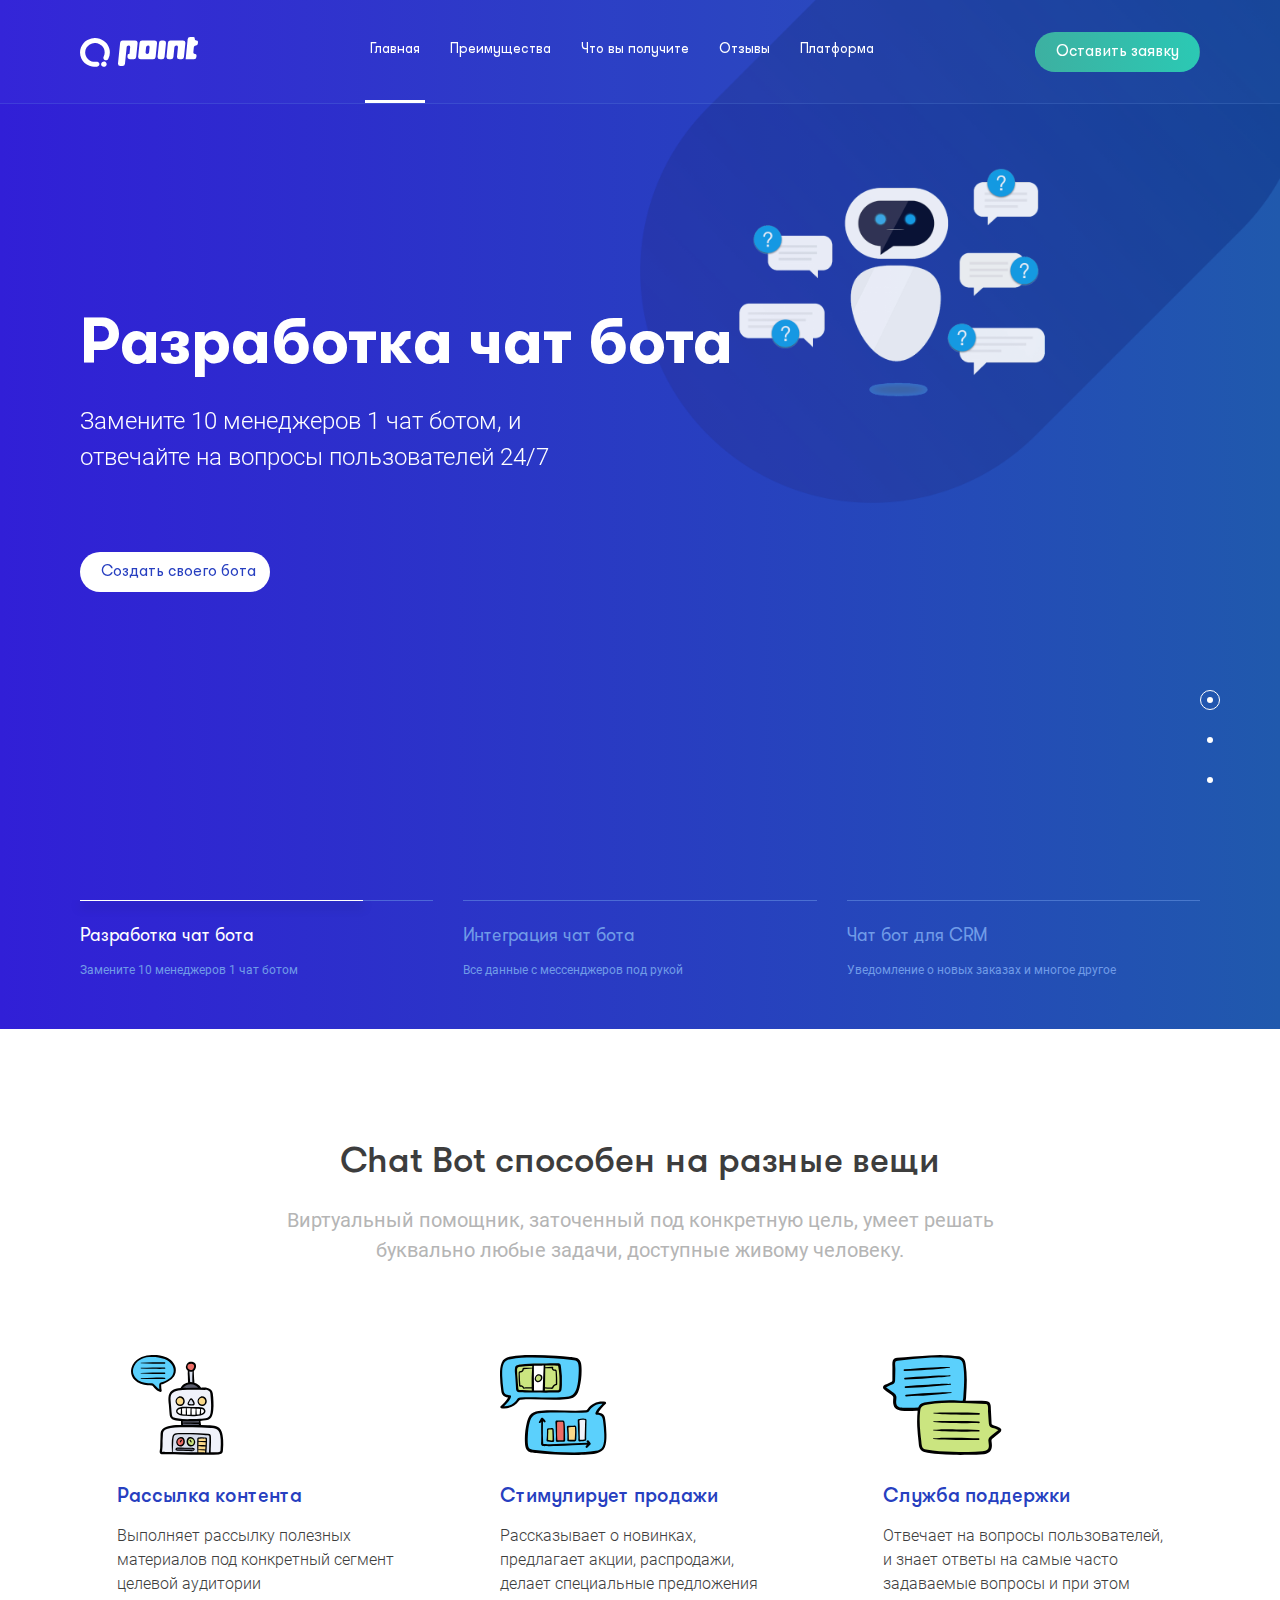
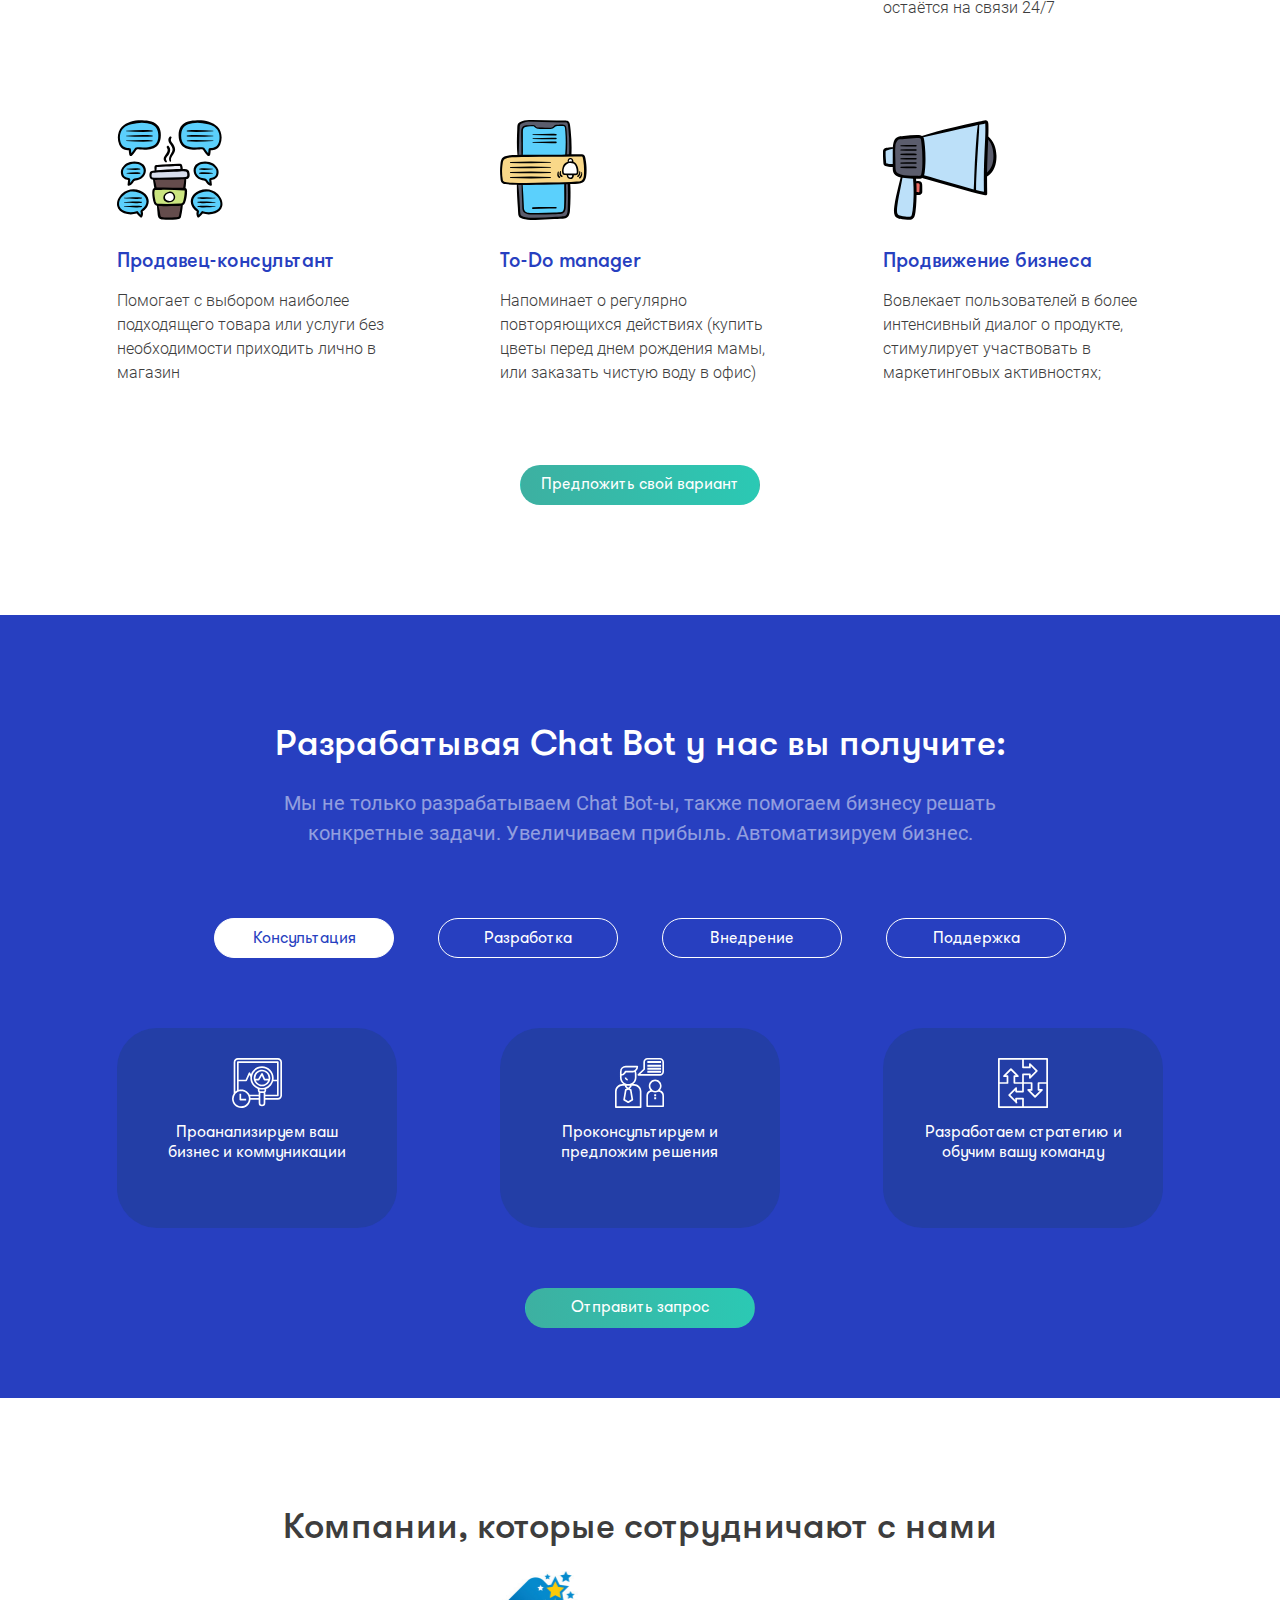
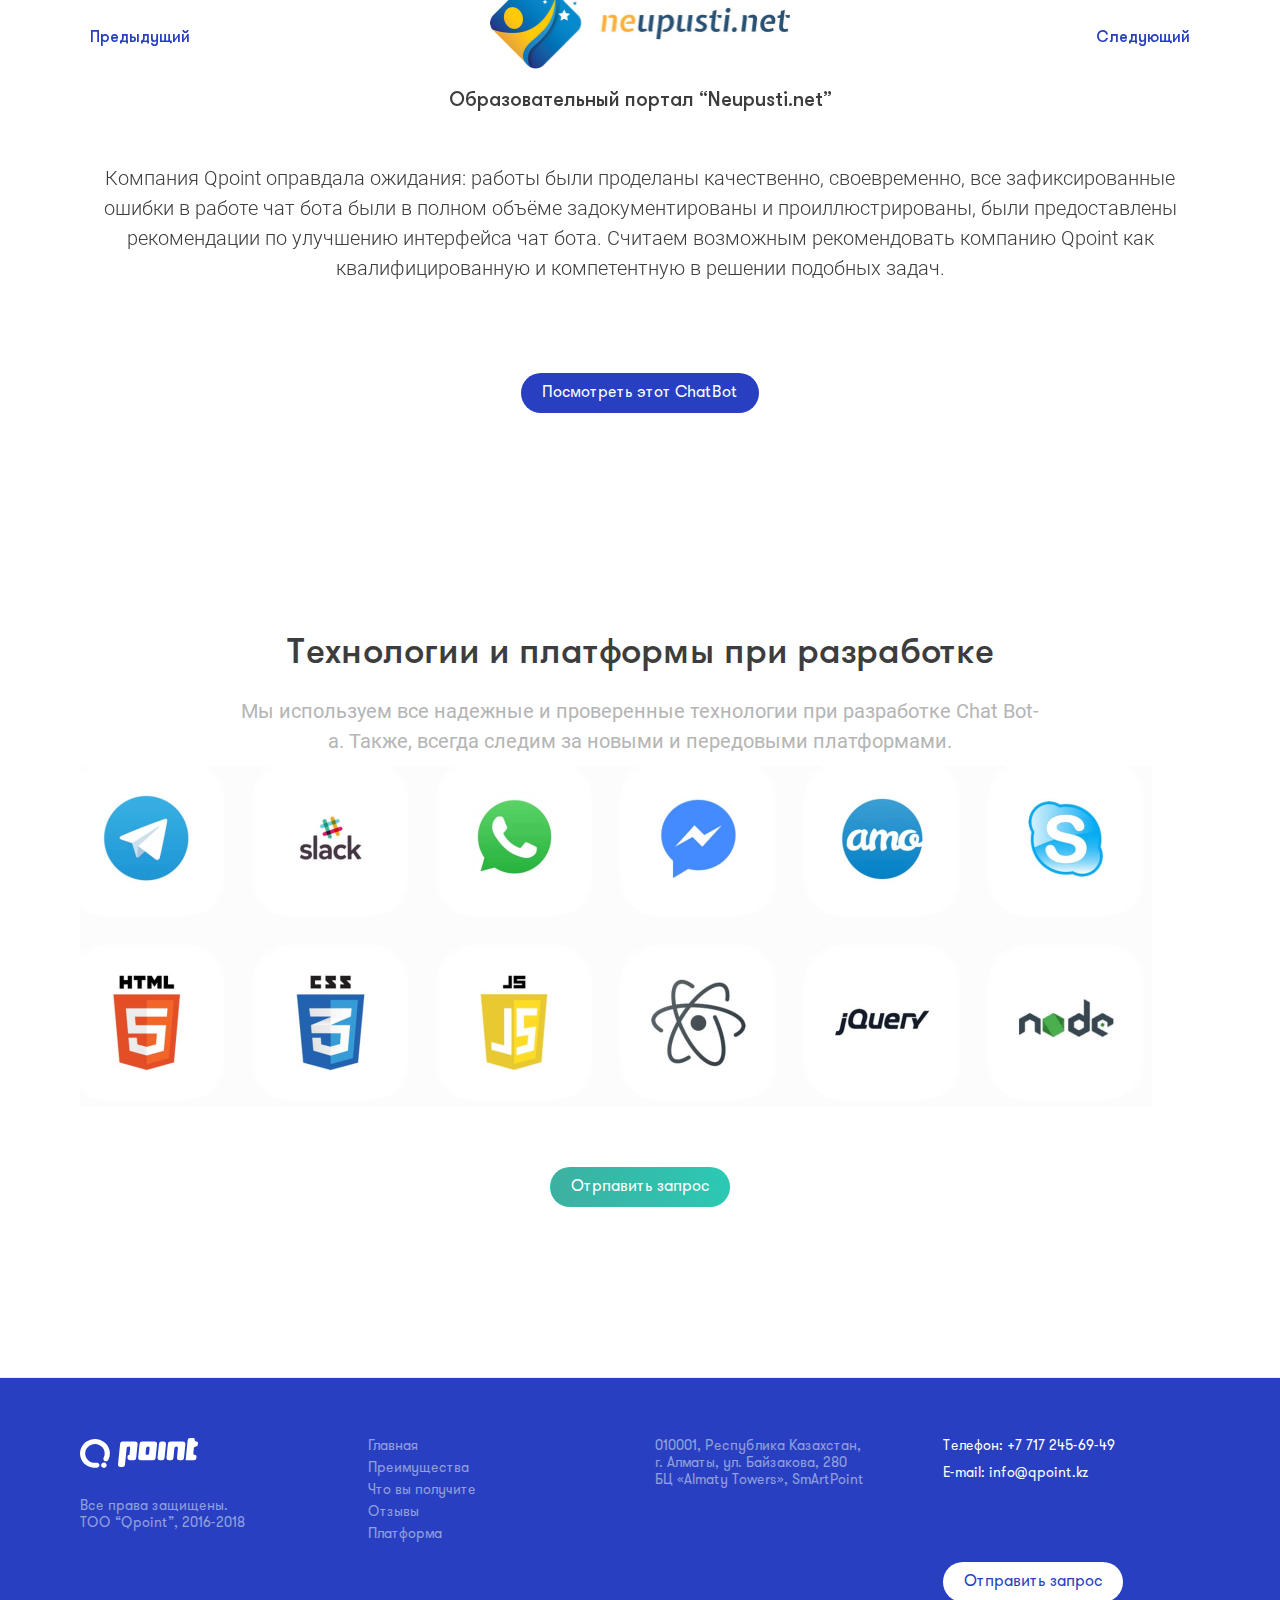
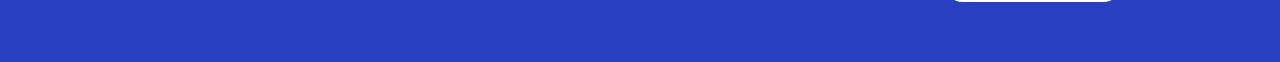
<file: Qpoint/index.html>
<!DOCTYPE html>
<html lang="en">
  <head>
    <meta charset="utf-8">
    <meta name="viewport" content="width=device-width, initial-scale=1, shrink-to-fit=no">
    <meta http-equiv="x-ua-compatible" content="ie=edge">
    <meta name="description" content="QPoint – Чат бот, который способен рассылать контент, вести службу поддержки, стимулировать продажи, продвигать бизнес и это еще не все...">
    <meta name="keywords" content="QPoint, Чат, Бот, Чат боты, CRM">
    <meta name="author" content="Aidos Kurmashev, Yerbol Syzdyk">
    <title>QPoint - Разработка, интеграция Чат ботов</title>
    <link rel="shortcut icon" href="favicon.ico">

    <!-- build:css -->
    <link rel="stylesheet" href="assets/css/main.css">
    <!-- endbuild -->

  </head>

  <body>
    <input type="hidden" value="index" id="sitepage">
    <nav class="navbar navbar-expand-md fixed-top">
      <div class="container">
       <a class="navbar-brand" href=".">
           <img src="./assets/img/logo.svg" alt="">
       </a>
       <button class="navbar-toggler" type="button" data-toggle="collapse" data-target="#mainNavbar" aria-controls="navbarsExampleDefault" aria-expanded="false" aria-label="Toggle navigation">
           <span class="d-none d-md-inline-block mr-3"> Меню </span>
         <span class="navbar-toggler-icon">
             <span class="navbar-toggler-icon-line"></span>
         </span>
       </button>

       <div class="collapse navbar-collapse" id="mainNavbar">
         <ul class="navbar-nav main-nav mx-auto justify-content-around">
             <li class="nav-item">
                 <a class="nav-link" href="#main">Главная</a>
             </li>
             <li class="nav-item">
                 <a class="nav-link" href="#advantages">Преимущества</a>
             </li>
             <li class="nav-item">
                 <a class="nav-link" href="#products">Что вы получите</a>
             </li>
             <li class="nav-item">
                 <a class="nav-link" href="#reviews">Отзывы</a>
             </li>
             <li class="nav-item">
                 <a class="nav-link" href="#platform">Платформа</a>
             </li>
         </ul>
       </div>

          <button class="btn btn-primary" data-toggle="modal" data-target="#callbackModal">
              Оставить заявку
          </button>
      </div>
    </nav>
    <section id="main" class="first-section gradient-bg">
        <div class="first-section-slides">
            <section class="subsection d-flex align-items-center" style="background-image: url(assets/img/bg1.png)">
                <div class="container">
                    <h1 class="main-title">Разработка чат бота</h1>
                    <div class="main-info">
                        <p style="max-width: 530px">
                            Замените 10 менеджеров 1 чат ботом, и отвечайте на вопросы пользователей 24/7
                        </p>
                    </div>
                    <div class="d-flex align-items-center flex-wrap">
                        <button class="btn mb-5 mb-md-0 mx-auto ml-md-0 mr-md-5" data-toggle="modal" data-target="#callbackModal" style="width: 190px">
                            <span class="">Создать своего бота</span>
                        </button>
                    </div>
                </div>
            </section>
            <section class="subsection d-flex align-items-center" style="background-image: url(assets/img/bg2.png)">
                <div class="container">
                    <h1 class="main-title">Интеграция чат бота</h1>
                    <div class="main-info">
                        <p style="max-width: 530px">
                            Интегрируйте все данные с мессенджеров под рукой для удобного использования
                        </p>
                    </div>
                    <div class="d-flex align-items-center flex-wrap">
                        <button class="btn mb-5 mb-md-0 mx-auto ml-md-0 mr-md-5" data-toggle="modal" data-target="#callbackModal" style="width: 190px">
                            <span class="">Интегрировать все</span>
                        </button>
                    </div>
                </div>
            </section>
            <section class="subsection d-flex align-items-center" style="background-image: url(assets/img/bg3.png)">
            <div class="container">
                <h1 class="main-title">Чат бот для CRM</h1>
                <div class="main-info">
                    <p style="max-width: 450px">
                        Используйте чат бот для уведомления о новых заказах и поступивших заявках
                    </p>
                </div>
                <div class="d-flex align-items-center flex-wrap">
                    <button class="btn mb-5 mb-md-0 mx-auto ml-md-0 mr-md-5" data-toggle="modal" data-target="#callbackModal" style="width: 190px">
                        <span class="">Вести учет в CRM</span>
                    </button>
                </div>
            </div>
        </section>
        </div>
        <div class="container d-none d-md-block slider-nav">
            <div class="row first-section-slider-nav">
                <div class="col-md-4">
                    <div class="slider-nav-item">
                        <div class="text-block">
                            <p class="bigger">
                                Разработка чат бота
                            </p>
                            <p class="smaller">
                                Замените 10 менеджеров 1 чат ботом
                            </p>
                        </div>
                    </div>
                </div>
                <div class="col-md-4">
                    <div class="slider-nav-item">
                        <div class="text-block">
                            <p class="bigger">
                                Интеграция чат бота
                            </p>
                            <p class="smaller">
                                Все данные с мессенджеров под рукой
                            </p>
                        </div>
                    </div>
                </div>
                <div class="col-md-4">
                    <div class="slider-nav-item">
                        <div class="text-block">
                            <p class="bigger">
                                Чат бот для CRM
                            </p>
                            <p class="smaller">
                                Уведомление о новых заказах и многое другое
                            </p>
                        </div>
                    </div>
                </div>
            </div>
        </div>
    </section>
    <section data-waypoint="main" class="pt-1"></section>
    <section id="advantages" class="section-advantages">
        <div class="container color-black-default">
            <h2 class="section-heading text-center">
                Chat Bot способен на разные вещи
            </h2>
            <p class="section-subheading text-center mx-auto" style="max-width: 810px">
                Виртуальный помощник, заточенный под конкретную цель, умеет решать буквально любые задачи, доступные живому человеку.
            </p>
            <div class="row py-5 text-center text-md-left">
                <div class="col-md-4 col-sm-6 my-5">
                    <div class="advantage-item">
                        <div class="mb-5">
                            <img src="./assets/img/1.svg" alt="" height="100px">
                        </div>
                        <h4 class="color-main mb-4">Рассылка контента</h4>
                        <p class="advantage-description">
                            Выполняет рассылку полезных материалов под конкретный сегмент целевой аудитории
                        </p>
                    </div>
                </div>
                <div class="col-md-4 col-sm-6 my-5">
                    <div class="advantage-item">
                        <div class="mb-5">
                            <img src="./assets/img/2.svg" alt="" height="100px">
                        </div>
                        <h4 class="color-main mb-4">Стимулирует продажи</h4>
                        <p class="advantage-description">
                            Рассказывает о новинках, предлагает акции, распродажи, делает специальные предложения
                        </p>
                    </div>
                </div>
                <div class="col-md-4 col-sm-6 my-5">
                    <div class="advantage-item">
                        <div class="mb-5">
                            <img src="./assets/img/3.svg" alt="" height="100px">
                        </div>
                        <h4 class="color-main mb-4">Служба поддержки</h4>
                        <p class="advantage-description">
                            Отвечает на вопросы пользователей, и знает ответы на самые часто задаваемые вопросы и при этом остаётся на связи 24/7
                        </p>
                    </div>
                </div>
                <div class="col-md-4 col-sm-6 my-5">
                    <div class="advantage-item">
                        <div class="mb-5">
                            <img src="./assets/img/4.svg" alt="" height="100px">
                        </div>
                        <h4 class="color-main mb-4">Продавец-консультант</h4>
                        <p class="advantage-description">
                            Помогает с выбором наиболее подходящего товара или услуги без необходимости приходить лично в магазин
                        </p>
                    </div>
                </div>
                <div class="col-md-4 col-sm-6 my-5">
                    <div class="advantage-item">
                        <div class="mb-5">
                            <img src="./assets/img/5.svg" alt="" height="100px">
                        </div>
                        <h4 class="color-main mb-4">To-Do manager</h4>
                        <p class="advantage-description">
                            Напоминает о регулярно повторяющихся действиях (купить цветы перед днем рождения мамы, или заказать чистую воду в офис)
                        </p>
                    </div>
                </div>
                <div class="col-md-4 col-sm-6 my-5">
                    <div class="advantage-item">
                        <div class="mb-5">
                            <img src="./assets/img/6.svg" alt="" height="100px">
                        </div>
                        <h4 class="color-main mb-4">Продвижение бизнеса</h4>
                        <p class="advantage-description">
                            Вовлекает пользователей в более интенсивный диалог о продукте, стимулирует участвовать в маркетинговых активностях;
                        </p>
                    </div>
                </div>
            </div>
            <div class="text-center">
                <button class="btn-primary btn" data-toggle="modal" data-target="#callbackModal">
                    Предложить свой вариант
                </button>
            </div>
        </div>
    </section>
    <section id="products" class="section-products bg-main">
        <div class="container color-black-default">
            <h2 class="section-heading inversive text-center mx-auto">
                Разрабатывая Chat Bot у нас вы получите:
            </h2>
            <p class="section-subheading inversive text-center mx-auto" style="width: 810px; margin-bottom: 50px">
                Мы не только разрабатываем Chat Bot-ы, также помогаем бизнесу решать конкретные задачи. Увеличиваем прибыль. Автоматизируем бизнес.
            </p>
            <div class="pill-tabs-container" style="margin-bottom: 20px">
                <ul class="pill-tabs" data-target="#product-tabs">
                    <li class="pill active">
                        Консультация
                    </li>
                    <li class="pill">
                        Разработка
                    </li>
                    <li class="pill">
                        Внедрение
                    </li>
                    <li class="pill">
                        Поддержка
                    </li>
                </ul>
            </div>
            <div class="tab-bodies" id="product-tabs">
                <div class="row text-center">
                    <div class="col-md-4 product-item">
                        <div class="product-item-content">
                            <div class="mb-4">
                                <img src="./assets/img/1-1.svg" alt="" height="50px">
                            </div>
                            <p>Проанализируем ваш бизнес и коммуникации</p>
                        </div>
                    </div>
                    <div class="col-md-4 product-item">
                        <div class="product-item-content">
                            <div class="mb-4">
                                <img src="./assets/img/1-2.svg" alt="" height="50px">
                            </div>
                            <p>Проконсультируем и предложим решения</p>
                        </div>
                    </div>
                    <div class="col-md-4 product-item">
                        <div class="product-item-content">
                            <div class="mb-4">
                                <img src="./assets/img/1-3.svg" alt="" height="50px">
                            </div>
                            <p>Разработаем стратегию и обучим вашу команду</p>
                        </div>
                    </div>
                </div>
                <div class="row text-center d-none">
                    <div class="col-md-4 product-item">
                        <div class="product-item-content">
                            <div class="mb-4">
                                <img src="./assets/img/2-1.svg" alt="" height="50px">
                            </div>
                            <p>Создадим чатботов с нуля для вашего бизнеса</p>
                        </div>
                    </div>
                    <div class="col-md-4 product-item">
                        <div class="product-item-content">
                            <div class="mb-4">
                                <img src="./assets/img/2-2.svg" alt="" height="50px">
                            </div>
                            <p>Используем передовые решения наших разработчиков</p>
                        </div>
                    </div>
                    <div class="col-md-4 product-item">
                        <div class="product-item-content">
                            <div class="mb-4">
                                <img src="./assets/img/2-3.svg" alt="" height="50px">
                            </div>
                            <p>Поможем сэкономть ваш бюджет и время</p>
                        </div>
                    </div>
                </div>
                <div class="row text-center d-none">
                    <div class="col-md-4 product-item">
                        <div class="product-item-content">
                            <div class="mb-4">
                                <img src="./assets/img/3-1.svg" alt="" height="50px">
                            </div>
                            <p>Наладим работу готовых решений</p>
                        </div>
                    </div>
                    <div class="col-md-4 product-item">
                        <div class="product-item-content">
                            <div class="mb-4">
                                <img src="./assets/img/3-2.svg" alt="" height="50px">
                            </div>
                            <p>Интегрируем все с системами и инструментами</p>
                        </div>
                    </div>
                    <div class="col-md-4 product-item">
                        <div class="product-item-content">
                            <div class="mb-4">
                                <img src="./assets/img/3-3.svg" alt="" height="50px">
                            </div>
                            <p>Оптимизируем их работу</p>
                        </div>
                    </div>
                </div>
                <div class="row text-center d-none">
                <div class="col-md-4 product-item">
                    <div class="product-item-content">
                        <div class="mb-4">
                            <img src="./assets/img/4-1.svg" alt="" height="50px">
                        </div>
                        <p>Защитим от нежданных ”сюрпризов"</p>
                    </div>
                </div>
                <div class="col-md-4 product-item">
                    <div class="product-item-content">
                        <div class="mb-4">
                            <img src="./assets/img/4-2.svg" alt="" height="50px">
                        </div>
                        <p>Адаптируем системы к новым потребностям</p>
                    </div>
                </div>
                <div class="col-md-4 product-item">
                    <div class="product-item-content">
                        <div class="mb-4">
                            <img src="./assets/img/3-3.svg" alt="" height="50px">
                        </div>
                        <p>Будем развивать функциональность решения и после его внедрения</p>
                    </div>
                </div>
            </div>
            </div>
            <div class="text-center mt-5">
                <button class="btn btn-primary" style="width: 230px" data-toggle="modal" data-target="#callbackModal">
                    Отправить запрос
                </button>
            </div>
        </div>
    </section>
    <section id="reviews" class="section-partners">
        <div class="container color-black-default">
            <h2 class="section-heading text-center">
                Компании, которые сотрудничают с нами
            </h2>
            <div class="logo-list" style="margin-bottom: 80px">
                <div>
                    <div class="mx-auto partner-image">
                        <img src="./assets/img/neupusti@2x.jpg" width="100%" alt="">
                    </div>
                    <h4 class="text-center">Образовательный портал “Neupusti.net”</h4>
                    <p>
                        Компания Qpoint оправдала ожидания: работы были проделаны качественно, своевременно, все зафиксированные ошибки в работе чат бота были в полном объёме задокументированы и проиллюстрированы, были предоставлены рекомендации по улучшению интерфейса чат бота. Считаем возможным рекомендовать компанию Qpoint как квалифицированную и компетентную в решении подобных задач.
                    </p>
                </div>
                <div>
                    <div class="mx-auto partner-image">
                        <img src="./assets/img/neupusti@2x.jpg" width="100%" alt="">
                    </div>
                    <h4 class="text-center">Образовательный портал “Neupusti2.net”</h4>
                    <p>
                        Компания Qpoint оправдала ожидания: работы были проделаны качественно, своевременно, все зафиксированные ошибки в работе чат бота были в полном объёме задокументированы и проиллюстрированы, были предоставлены рекомендации по улучшению интерфейса чат бота. Считаем возможным рекомендовать компанию Qpoint как квалифицированную и компетентную в решении подобных задач.
                    </p>
                </div>
            </div>
            <div class="text-center">
                <button class="btn btn-secondary" data-toggle="modal" data-target="#callbackModal">
                    Посмотреть этот ChatBot
                </button>
            </div>
        </div>
    </section>
    <section id="platform" class="section-platform">
        <div class="container color-black-default">
            <h2 class="text-center section-heading">
                Технологии и платформы при разработке
            </h2>
            <p class="text-center section-subheading mx-auto" style="max-width: 810px">
                Мы используем все надежные и проверенные технологии при разработке Chat Bot-а. Также, всегда следим за новыми и передовыми платформами.
            </p>
            <div class="div" style="overflow: auto">
                <div class="d-none d-md-block">
                    <img src="./assets/img/logos.jpg" height="341px" alt="">
                </div>
                <div class="d-block d-md-none">
                    <img src="./assets/img/logos-sm.jpg" height="150px" alt="">
                </div>
            </div>
            <div class="text-center my-5 py-5">
                <button class="btn btn-primary" data-toggle="modal" data-target="#callbackModal">
                    Отрпавить запрос
                </button>
            </div>
        </div>
    </section>
    <footer class="footer pt-6 pb-5 bg-main">
        <div class="container">
            <div class="row">
                <div class="col-12 col-md-3 mb-5 text-md-left text-center">
                    <a href="#" class="d-block mb-md-5">
                        <img src="assets/img/logo.svg" height="30px">
                    </a>
                    <p class="mb-0">
                        Все права защищены.<br/>
                        ТОО “Qpoint”, 2016-2018
                    </p>
                </div>
                <div class="col-12 col-md-3 mb-5 text-center text-md-left">
                    <p class="mb-md-2">
                        <a href="#main">Главная</a>
                    </p>
                    <p class="mb-md-2">
                        <a href="#advantages">Преимущества</a>
                    </p>
                    <p class="mb-md-2">
                        <a href="#products">Что вы получите</a>
                    </p>
                    <p class="mb-md-2">
                        <a href="#reviews">Отзывы</a>
                    </p>
                    <p class="mb-md-2">
                        <a href="#platform">Платформа</a>
                    </p>
                </div>
                <div class="col-12 col-md-3 mb-5 text-center text-md-left">
                    <p class="mb-md-5">
                        010001, Республика Казахстан,<br/>
                        г. Алматы, ул. Байзакова, 280<br/>
                        БЦ «Almaty Towers», SmArtPoint
                    </p>
                </div>
                <div class="col-12 col-md-3 mb-5 text-center text-md-left">
                    <p class="color-white">
                        <a href="tel: +7 717 245-69-49">Телефон: +7 717 245-69-49</a>
                    </p>
                    <p class="color-white">
                        <a href="mailto: info@qpoint.kz">E-mail: info@qpoint.kz</a>
                    </p>
                    <button class="btn" data-toggle="modal" data-target="#callbackModal">
                        Отправить запрос
                    </button>
                </div>
            </div>
        </div>
    </footer>

    <div class="modal fade" id="callbackModal" tabindex="-1" role="dialog" aria-labelledby="callbackModalLabel" aria-hidden="true">
        <div class="modal-dialog modal-form" role="document">
            <div class="modal-content">
                <div class="modal-body">
                    <p class="modal-title" id="callbackModalLabel" style="font-size: 2.6rem">Отправьте нам заявку и мы свяжемся с вами</p>
                    <button type="button" class="close modal-closer" style="font-size: 1.6rem;line-height: 4.6rem;" data-dismiss="modal" aria-label="Close">
                        <span aria-hidden="true">
                            <span class="icon-close"></span>
                        </span>
                    </button>
                    <hr class="modal-hr">
                    <form id="callbackForm" class="row">
                        <div class="form-group col-md-6 mb-5">
                            <label for="name">Имя: *</label>
                            <input type="text" required name="name" id="name" class="form-control" placeholder="Ваше имя">
                        </div>
                        <div class="form-group col-md-6 mb-5">
                            <label for="phone">Номер телефона: *</label>
                            <input type="text" required name="phone" id="phone" class="form-control" placeholder="Ваш номер телефона">
                        </div>
                        <div class="form-group col-md-12 mb-20">
                            <label for="extra">Дополнительно: </label>
                            <textarea type="text" name="extra" id="extra" class="form-control" placeholder="Введите ваше сообщение"></textarea>
                        </div>
                        <p class="col-md-12 notifier" style="margin-bottom: 46px">
                            * Внимание! Мы не передаем никаких данных 3-м лицам. Все конфиденциально.
                        </p>
                        <div class="col-md-12">
                            <button class="btn btn-primary">
                                <span class="ajax-status">Отправить</span>
                            </button>
                        </div>
                    </form>
                </div>
            </div>
        </div>
        <div class="modal-dialog modal-thanks" style="display: none" role="document">
            <div class="modal-content">
                <div class="modal-body">
                    <p class="h2 text-center font-weight-bold my-6">
                        Большое спасибо! :D<br>
                        Ваша заявка принята <span class="icon-checkmark"></span>
                    </p>
                    <p class="notifier text-right">
                        <a href="#" data-dismiss="modal" class="color-gray">Закрыть</a>
                    </p>
                </div>
            </div>
        </div>
    </div>
    <!-- build:js -->
    <script src="assets/js/main.js"></script>
     <!-- endbuild -->
  </body>

</html>
</file>
